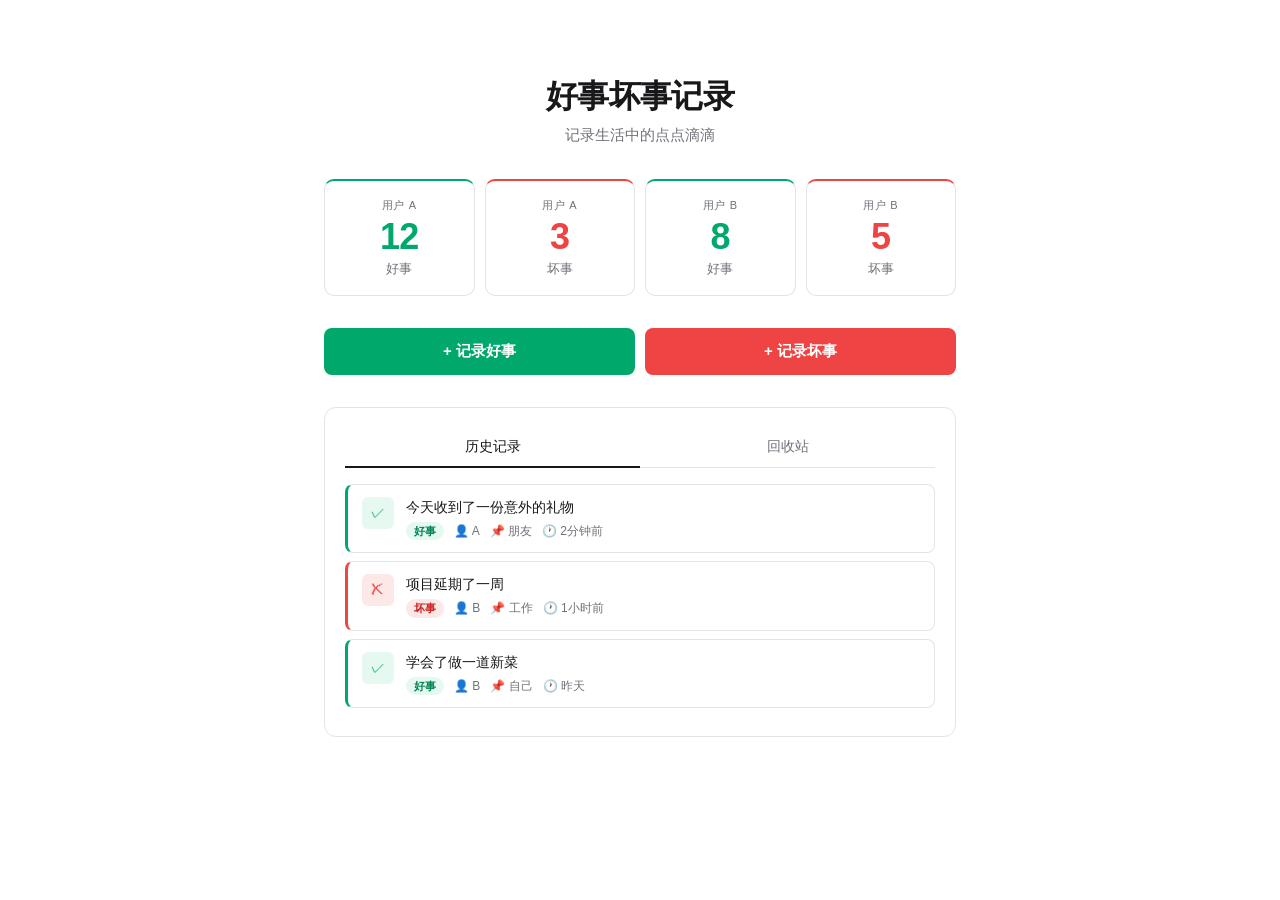
<file: preview/style-1-geist.html>
<!DOCTYPE html>
<html lang="zh-CN">
<head>
<meta charset="UTF-8">
<meta name="viewport" content="width=device-width, initial-scale=1.0">
<title>风格1: Geist 极简</title>
<style>
:root {
  --good: #00a86b;
  --bad: #ee4444;
  --fg: #18181b;
  --fg2: #71717a;
  --bg: #fff;
  --bg2: #fafafa;
  --border: #e4e4e7;
}
* { margin:0; padding:0; box-sizing:border-box; }
body { font-family:-apple-system,BlinkMacSystemFont,'Segoe UI',sans-serif; background:var(--bg); color:var(--fg); line-height:1.5; }
.wrap { max-width:680px; margin:0 auto; padding:24px; }

/* 头部 */
.head { text-align:center; padding:48px 0 32px; }
.head h1 { font-size:32px; font-weight:700; letter-spacing:-0.02em; }
.head p { color:var(--fg2); font-size:15px; margin-top:4px; }

/* 统计 */
.stats { display:grid; grid-template-columns:repeat(4,1fr); gap:10px; margin-bottom:32px; }
.s-card { border:1px solid var(--border); border-radius:10px; padding:16px; text-align:center; transition:border-color .15s; }
.s-card:hover { border-color:#bbb; }
.s-card.g { border-top:2px solid var(--good); }
.s-card.b { border-top:2px solid var(--bad); }
.s-user { font-size:11px; color:var(--fg2); text-transform:uppercase; letter-spacing:.06em; margin-bottom:6px; }
.s-num { font-size:36px; font-weight:700; letter-spacing:-0.02em; line-height:1; margin-bottom:4px; }
.s-card.g .s-num { color:var(--good); }
.s-card.b .s-num { color:var(--bad); }
.s-lbl { font-size:13px; color:var(--fg2); }

/* 按钮 */
.btns { display:grid; grid-template-columns:1fr 1fr; gap:10px; margin-bottom:32px; }
.btn { padding:14px; border:none; border-radius:8px; font-size:15px; font-weight:600; color:#fff; cursor:pointer; transition:all .15s; }
.btn:hover { transform:translateY(-1px); }
.btn-g { background:var(--good); }
.btn-b { background:var(--bad); }

/* 列表区 */
.list-area { border:1px solid var(--border); border-radius:12px; padding:20px; }
.tabs { display:flex; border-bottom:1px solid var(--border); margin-bottom:16px; }
.tab { flex:1; padding:10px; border:none; background:none; font-size:14px; color:var(--fg2); cursor:pointer; border-bottom:2px solid transparent; margin-bottom:-1px; }
.tab.on { color:var(--fg); border-bottom-color:var(--fg); }

/* 事件 */
.evt { display:flex; align-items:flex-start; gap:12px; padding:12px 14px; border:1px solid var(--border); border-radius:8px; border-left:3px solid; margin-bottom:8px; transition:background .15s; }
.evt:hover { background:var(--bg2); }
.evt.g { border-left-color:var(--good); }
.evt.b { border-left-color:var(--bad); }
.evt-icon { width:32px; height:32px; border-radius:6px; display:flex; align-items:center; justify-content:center; font-size:14px; flex-shrink:0; }
.evt.g .evt-icon { background:#e6f9f0; color:var(--good); }
.evt.b .evt-icon { background:#fde8e8; color:var(--bad); }
.evt-body { flex:1; }
.evt-text { font-size:14px; font-weight:500; margin-bottom:4px; }
.evt-meta { font-size:12px; color:var(--fg2); display:flex; gap:10px; flex-wrap:wrap; }
.tag { padding:1px 8px; border-radius:99px; font-size:11px; font-weight:600; }
.tag.g { background:#e6f9f0; color:#008555; }
.tag.b { background:#fde8e8; color:#cc2222; }
</style>
</head>
<body>
<div class="wrap">
  <div class="head">
    <h1>好事坏事记录</h1>
    <p>记录生活中的点点滴滴</p>
  </div>

  <div class="stats">
    <div class="s-card g"><div class="s-user">用户 A</div><div class="s-num">12</div><div class="s-lbl">好事</div></div>
    <div class="s-card b"><div class="s-user">用户 A</div><div class="s-num">3</div><div class="s-lbl">坏事</div></div>
    <div class="s-card g"><div class="s-user">用户 B</div><div class="s-num">8</div><div class="s-lbl">好事</div></div>
    <div class="s-card b"><div class="s-user">用户 B</div><div class="s-num">5</div><div class="s-lbl">坏事</div></div>
  </div>

  <div class="btns">
    <button class="btn btn-g">+ 记录好事</button>
    <button class="btn btn-b">+ 记录坏事</button>
  </div>

  <div class="list-area">
    <div class="tabs">
      <button class="tab on">历史记录</button>
      <button class="tab">回收站</button>
    </div>
    <div class="evt g">
      <div class="evt-icon">✓</div>
      <div class="evt-body">
        <div class="evt-text">今天收到了一份意外的礼物</div>
        <div class="evt-meta">
          <span class="tag g">好事</span>
          <span>👤 A</span>
          <span>📌 朋友</span>
          <span>🕐 2分钟前</span>
        </div>
      </div>
    </div>
    <div class="evt b">
      <div class="evt-icon">✗</div>
      <div class="evt-body">
        <div class="evt-text">项目延期了一周</div>
        <div class="evt-meta">
          <span class="tag b">坏事</span>
          <span>👤 B</span>
          <span>📌 工作</span>
          <span>🕐 1小时前</span>
        </div>
      </div>
    </div>
    <div class="evt g">
      <div class="evt-icon">✓</div>
      <div class="evt-body">
        <div class="evt-text">学会了做一道新菜</div>
        <div class="evt-meta">
          <span class="tag g">好事</span>
          <span>👤 B</span>
          <span>📌 自己</span>
          <span>🕐 昨天</span>
        </div>
      </div>
    </div>
  </div>
</div>
</body>
</html>
</file>
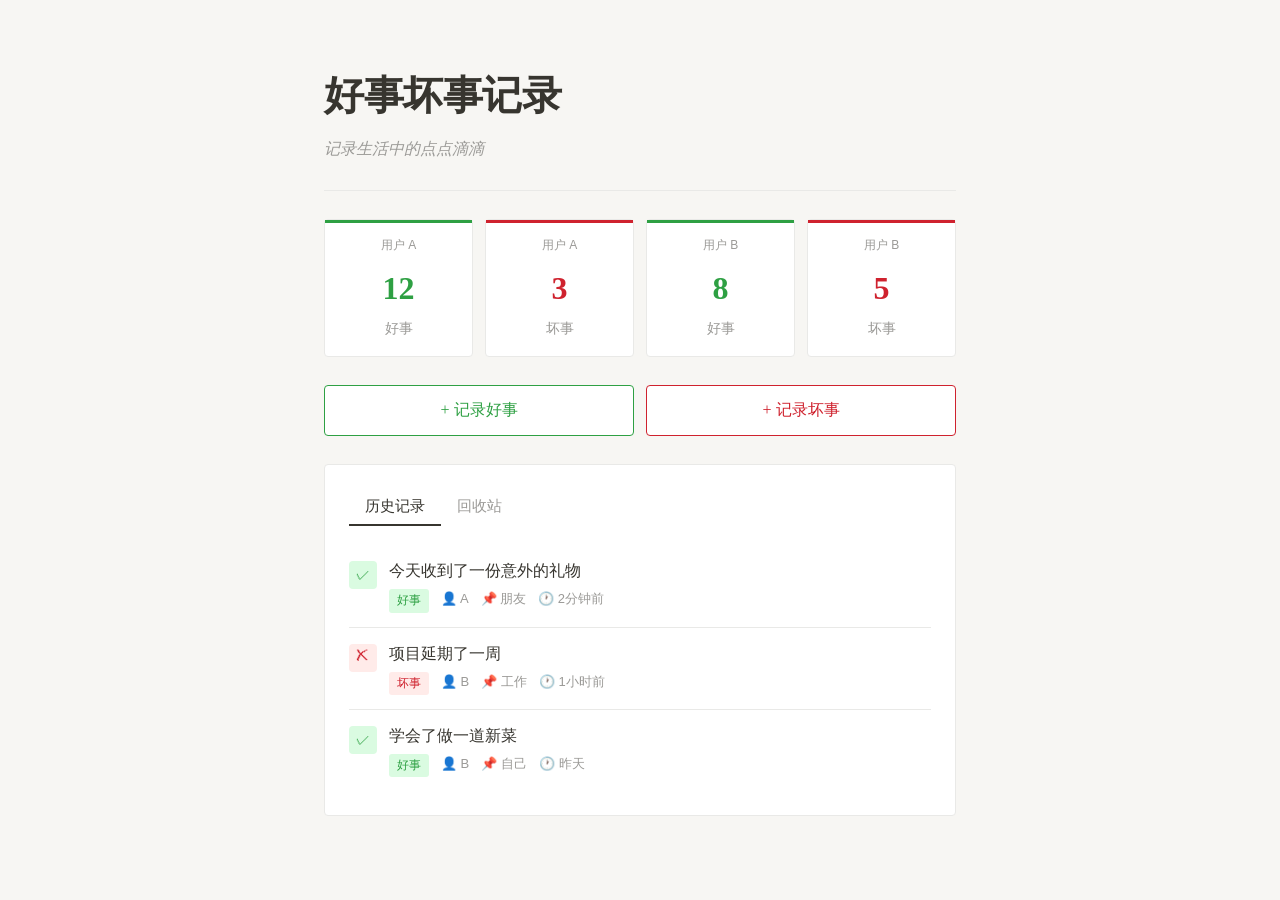
<file: preview/style-2-notion.html>
<!DOCTYPE html>
<html lang="zh-CN">
<head>
<meta charset="UTF-8">
<meta name="viewport" content="width=device-width, initial-scale=1.0">
<title>风格2: Notion 温暖</title>
<style>
:root {
  --good: #2ea043;
  --bad: #cf222e;
  --fg: #37352f;
  --fg2: #9b9a97;
  --bg: #ffffff;
  --bg2: #f7f6f3;
  --border: #e9e9e7;
}
* { margin:0; padding:0; box-sizing:border-box; }
body { font-family:'Noto Serif SC',Georgia,'Times New Roman',serif; background:var(--bg2); color:var(--fg); line-height:1.6; }
.wrap { max-width:680px; margin:0 auto; padding:24px; }

/* 头部 */
.head { padding:40px 0 28px; border-bottom:1px solid var(--border); margin-bottom:28px; }
.head h1 { font-size:40px; font-weight:700; letter-spacing:-0.01em; }
.head p { color:var(--fg2); font-size:16px; margin-top:8px; font-style:italic; }

/* 统计 */
.stats { display:grid; grid-template-columns:repeat(4,1fr); gap:12px; margin-bottom:28px; }
.s-card { background:var(--bg); border:1px solid var(--border); border-radius:4px; padding:16px; text-align:center; position:relative; }
.s-card::before { content:''; position:absolute; top:0; left:0; right:0; height:3px; }
.s-card.g::before { background:var(--good); }
.s-card.b::before { background:var(--bad); }
.s-user { font-size:12px; color:var(--fg2); margin-bottom:8px; font-family:sans-serif; }
.s-num { font-size:32px; font-weight:700; margin-bottom:4px; }
.s-card.g .s-num { color:var(--good); }
.s-card.b .s-num { color:var(--bad); }
.s-lbl { font-size:14px; color:var(--fg2); }

/* 按钮 */
.btns { display:grid; grid-template-columns:1fr 1fr; gap:12px; margin-bottom:28px; }
.btn { padding:14px 20px; border:1px solid var(--border); border-radius:4px; font-size:16px; font-weight:500; cursor:pointer; transition:all .15s; font-family:inherit; }
.btn:hover { transform:translateY(-1px); }
.btn-g { background:var(--bg); color:var(--good); border-color:var(--good); }
.btn-g:hover { background:#e6f9f0; }
.btn-b { background:var(--bg); color:var(--bad); border-color:var(--bad); }
.btn-b:hover { background:#fde8e8; }

/* 列表区 */
.list-area { background:var(--bg); border:1px solid var(--border); border-radius:4px; padding:24px; }
.tabs { display:flex; gap:0; margin-bottom:20px; }
.tab { padding:8px 16px; border:none; background:none; font-size:15px; color:var(--fg2); cursor:pointer; border-bottom:2px solid transparent; margin-bottom:-1px; font-family:inherit; }
.tab.on { color:var(--fg); border-bottom-color:var(--fg); }

/* 事件 */
.evt { display:flex; align-items:flex-start; gap:12px; padding:14px 0; border-bottom:1px solid var(--border); }
.evt:last-child { border-bottom:none; }
.evt-icon { width:28px; height:28px; border-radius:4px; display:flex; align-items:center; justify-content:center; font-size:14px; flex-shrink:0; margin-top:2px; }
.evt.g .evt-icon { background:#dafbe1; color:var(--good); }
.evt.b .evt-icon { background:#ffebe9; color:var(--bad); }
.evt-body { flex:1; }
.evt-text { font-size:16px; margin-bottom:6px; line-height:1.5; }
.evt-meta { font-size:13px; color:var(--fg2); display:flex; gap:12px; flex-wrap:wrap; font-family:sans-serif; }
.tag { padding:2px 8px; border-radius:3px; font-size:12px; font-weight:500; }
.tag.g { background:#dafbe1; color:var(--good); }
.tag.b { background:#ffebe9; color:var(--bad); }
</style>
</head>
<body>
<div class="wrap">
  <div class="head">
    <h1>好事坏事记录</h1>
    <p>记录生活中的点点滴滴</p>
  </div>

  <div class="stats">
    <div class="s-card g"><div class="s-user">用户 A</div><div class="s-num">12</div><div class="s-lbl">好事</div></div>
    <div class="s-card b"><div class="s-user">用户 A</div><div class="s-num">3</div><div class="s-lbl">坏事</div></div>
    <div class="s-card g"><div class="s-user">用户 B</div><div class="s-num">8</div><div class="s-lbl">好事</div></div>
    <div class="s-card b"><div class="s-user">用户 B</div><div class="s-num">5</div><div class="s-lbl">坏事</div></div>
  </div>

  <div class="btns">
    <button class="btn btn-g">+ 记录好事</button>
    <button class="btn btn-b">+ 记录坏事</button>
  </div>

  <div class="list-area">
    <div class="tabs">
      <button class="tab on">历史记录</button>
      <button class="tab">回收站</button>
    </div>
    <div class="evt g">
      <div class="evt-icon">✓</div>
      <div class="evt-body">
        <div class="evt-text">今天收到了一份意外的礼物</div>
        <div class="evt-meta">
          <span class="tag g">好事</span>
          <span>👤 A</span>
          <span>📌 朋友</span>
          <span>🕐 2分钟前</span>
        </div>
      </div>
    </div>
    <div class="evt b">
      <div class="evt-icon">✗</div>
      <div class="evt-body">
        <div class="evt-text">项目延期了一周</div>
        <div class="evt-meta">
          <span class="tag b">坏事</span>
          <span>👤 B</span>
          <span>📌 工作</span>
          <span>🕐 1小时前</span>
        </div>
      </div>
    </div>
    <div class="evt g">
      <div class="evt-icon">✓</div>
      <div class="evt-body">
        <div class="evt-text">学会了做一道新菜</div>
        <div class="evt-meta">
          <span class="tag g">好事</span>
          <span>👤 B</span>
          <span>📌 自己</span>
          <span>🕐 昨天</span>
        </div>
      </div>
    </div>
  </div>
</div>
</body>
</html>
</file>
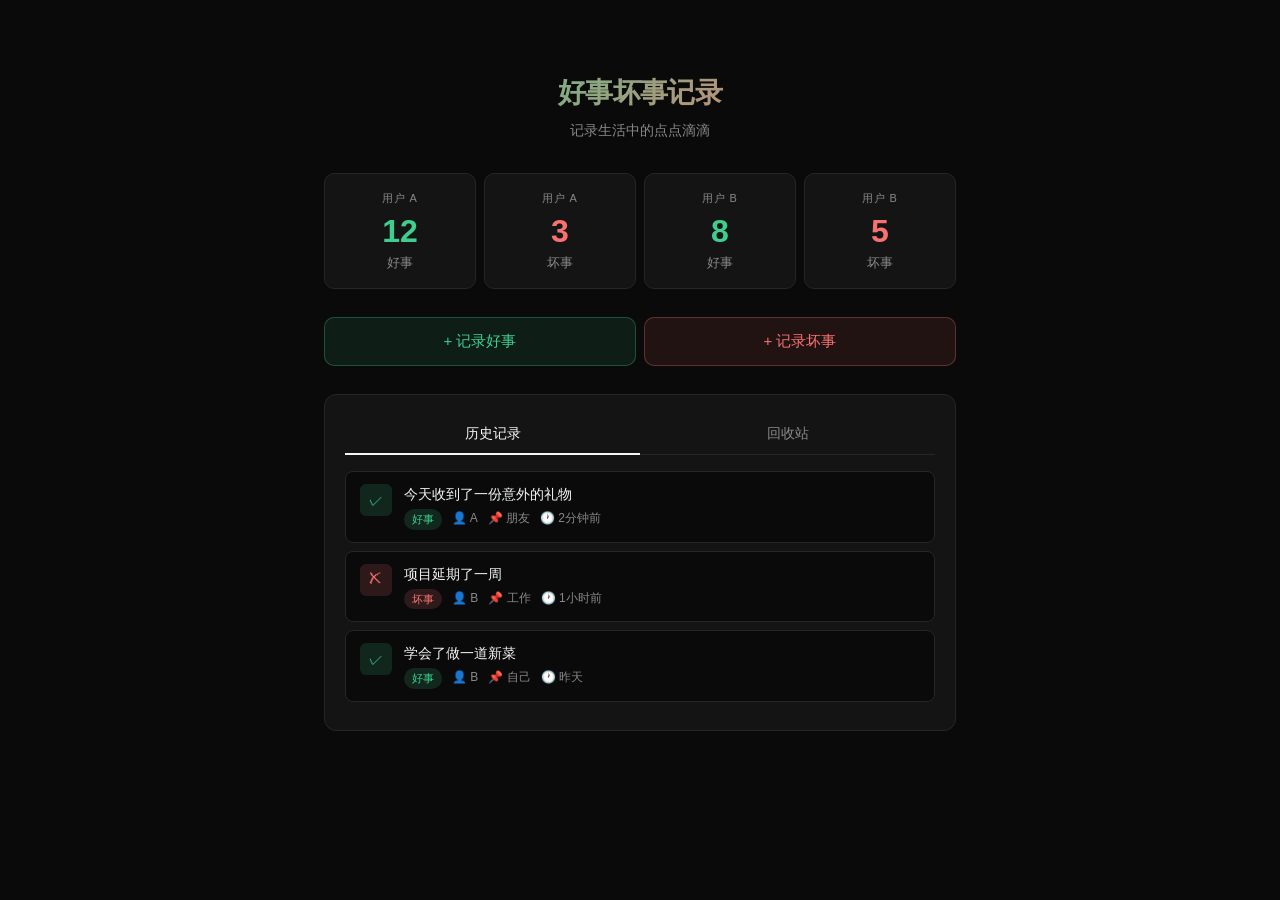
<file: preview/style-3-linear.html>
<!DOCTYPE html>
<html lang="zh-CN">
<head>
<meta charset="UTF-8">
<meta name="viewport" content="width=device-width, initial-scale=1.0">
<title>风格3: Linear 暗黑</title>
<style>
:root {
  --good: #3ecf8e;
  --bad: #f87171;
  --fg: #f5f5f5;
  --fg2: #888;
  --bg: #0a0a0a;
  --bg2: #141414;
  --bg3: #1c1c1c;
  --border: #262626;
}
* { margin:0; padding:0; box-sizing:border-box; }
body { font-family:-apple-system,BlinkMacSystemFont,'Segoe UI',sans-serif; background:var(--bg); color:var(--fg); line-height:1.5; }
.wrap { max-width:680px; margin:0 auto; padding:24px; }

/* 头部 */
.head { text-align:center; padding:48px 0 32px; }
.head h1 { font-size:28px; font-weight:600; letter-spacing:-0.02em; background:linear-gradient(135deg,var(--good),var(--bad)); -webkit-background-clip:text; -webkit-text-fill-color:transparent; }
.head p { color:var(--fg2); font-size:14px; margin-top:6px; }

/* 统计 */
.stats { display:grid; grid-template-columns:repeat(4,1fr); gap:8px; margin-bottom:28px; }
.s-card { background:var(--bg2); border:1px solid var(--border); border-radius:10px; padding:16px; text-align:center; transition:all .15s; }
.s-card:hover { background:var(--bg3); border-color:#333; }
.s-user { font-size:11px; color:var(--fg2); text-transform:uppercase; letter-spacing:.06em; margin-bottom:8px; }
.s-num { font-size:32px; font-weight:700; line-height:1; margin-bottom:6px; }
.s-card.g .s-num { color:var(--good); }
.s-card.b .s-num { color:var(--bad); }
.s-lbl { font-size:13px; color:var(--fg2); }

/* 按钮 */
.btns { display:grid; grid-template-columns:1fr 1fr; gap:8px; margin-bottom:28px; }
.btn { padding:14px; border:1px solid var(--border); border-radius:10px; font-size:15px; font-weight:500; cursor:pointer; transition:all .15s; }
.btn:hover { transform:translateY(-1px); }
.btn-g { background:rgba(62,207,142,0.1); color:var(--good); border-color:rgba(62,207,142,0.3); }
.btn-g:hover { background:rgba(62,207,142,0.2); }
.btn-b { background:rgba(248,113,113,0.1); color:var(--bad); border-color:rgba(248,113,113,0.3); }
.btn-b:hover { background:rgba(248,113,113,0.2); }

/* 列表区 */
.list-area { background:var(--bg2); border:1px solid var(--border); border-radius:12px; padding:20px; }
.tabs { display:flex; border-bottom:1px solid var(--border); margin-bottom:16px; }
.tab { flex:1; padding:10px; border:none; background:none; font-size:14px; color:var(--fg2); cursor:pointer; border-bottom:2px solid transparent; margin-bottom:-1px; }
.tab.on { color:var(--fg); border-bottom-color:var(--fg); }

/* 事件 */
.evt { display:flex; align-items:flex-start; gap:12px; padding:12px 14px; background:var(--bg); border:1px solid var(--border); border-radius:8px; margin-bottom:8px; transition:all .15s; }
.evt:hover { background:var(--bg3); border-color:#333; }
.evt-icon { width:32px; height:32px; border-radius:6px; display:flex; align-items:center; justify-content:center; font-size:14px; flex-shrink:0; }
.evt.g .evt-icon { background:rgba(62,207,142,0.15); color:var(--good); }
.evt.b .evt-icon { background:rgba(248,113,113,0.15); color:var(--bad); }
.evt-body { flex:1; }
.evt-text { font-size:14px; font-weight:500; margin-bottom:4px; }
.evt-meta { font-size:12px; color:var(--fg2); display:flex; gap:10px; flex-wrap:wrap; }
.tag { padding:2px 8px; border-radius:99px; font-size:11px; font-weight:500; }
.tag.g { background:rgba(62,207,142,0.15); color:var(--good); }
.tag.b { background:rgba(248,113,113,0.15); color:var(--bad); }
</style>
</head>
<body>
<div class="wrap">
  <div class="head">
    <h1>好事坏事记录</h1>
    <p>记录生活中的点点滴滴</p>
  </div>

  <div class="stats">
    <div class="s-card g"><div class="s-user">用户 A</div><div class="s-num">12</div><div class="s-lbl">好事</div></div>
    <div class="s-card b"><div class="s-user">用户 A</div><div class="s-num">3</div><div class="s-lbl">坏事</div></div>
    <div class="s-card g"><div class="s-user">用户 B</div><div class="s-num">8</div><div class="s-lbl">好事</div></div>
    <div class="s-card b"><div class="s-user">用户 B</div><div class="s-num">5</div><div class="s-lbl">坏事</div></div>
  </div>

  <div class="btns">
    <button class="btn btn-g">+ 记录好事</button>
    <button class="btn btn-b">+ 记录坏事</button>
  </div>

  <div class="list-area">
    <div class="tabs">
      <button class="tab on">历史记录</button>
      <button class="tab">回收站</button>
    </div>
    <div class="evt g">
      <div class="evt-icon">✓</div>
      <div class="evt-body">
        <div class="evt-text">今天收到了一份意外的礼物</div>
        <div class="evt-meta">
          <span class="tag g">好事</span>
          <span>👤 A</span>
          <span>📌 朋友</span>
          <span>🕐 2分钟前</span>
        </div>
      </div>
    </div>
    <div class="evt b">
      <div class="evt-icon">✗</div>
      <div class="evt-body">
        <div class="evt-text">项目延期了一周</div>
        <div class="evt-meta">
          <span class="tag b">坏事</span>
          <span>👤 B</span>
          <span>📌 工作</span>
          <span>🕐 1小时前</span>
        </div>
      </div>
    </div>
    <div class="evt g">
      <div class="evt-icon">✓</div>
      <div class="evt-body">
        <div class="evt-text">学会了做一道新菜</div>
        <div class="evt-meta">
          <span class="tag g">好事</span>
          <span>👤 B</span>
          <span>📌 自己</span>
          <span>🕐 昨天</span>
        </div>
      </div>
    </div>
  </div>
</div>
</body>
</html>
</file>
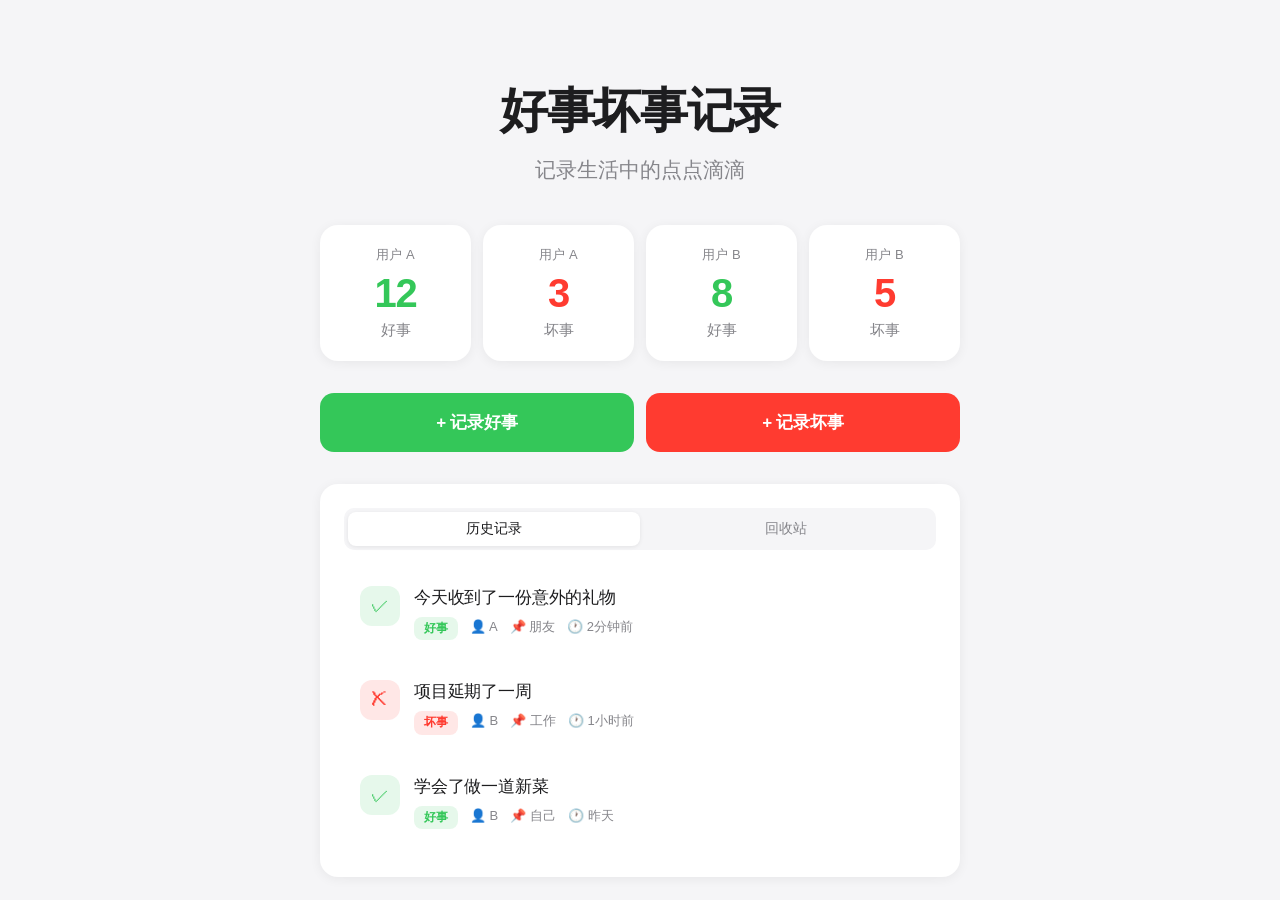
<file: preview/style-4-apple.html>
<!DOCTYPE html>
<html lang="zh-CN">
<head>
<meta charset="UTF-8">
<meta name="viewport" content="width=device-width, initial-scale=1.0">
<title>风格4: Apple 轻盈</title>
<style>
:root {
  --good: #34c759;
  --bad: #ff3b30;
  --fg: #1d1d1f;
  --fg2: #86868b;
  --bg: #ffffff;
  --bg2: #f5f5f7;
  --border: #d2d2d7;
}
* { margin:0; padding:0; box-sizing:border-box; }
body { font-family:'SF Pro Display',-apple-system,BlinkMacSystemFont,'Segoe UI',sans-serif; background:var(--bg2); color:var(--fg); line-height:1.47; }
.wrap { max-width:680px; margin:0 auto; padding:20px; }

/* 头部 */
.head { text-align:center; padding:56px 0 40px; }
.head h1 { font-size:48px; font-weight:700; letter-spacing:-0.03em; }
.head p { color:var(--fg2); font-size:21px; margin-top:8px; font-weight:300; }

/* 统计 */
.stats { display:grid; grid-template-columns:repeat(4,1fr); gap:12px; margin-bottom:32px; }
.s-card { background:var(--bg); border-radius:18px; padding:20px; text-align:center; box-shadow:0 2px 12px rgba(0,0,0,0.06); transition:transform .2s,box-shadow .2s; }
.s-card:hover { transform:translateY(-2px); box-shadow:0 8px 24px rgba(0,0,0,0.08); }
.s-user { font-size:13px; color:var(--fg2); margin-bottom:8px; font-weight:500; }
.s-num { font-size:40px; font-weight:700; letter-spacing:-0.03em; line-height:1; margin-bottom:6px; }
.s-card.g .s-num { color:var(--good); }
.s-card.b .s-num { color:var(--bad); }
.s-lbl { font-size:15px; color:var(--fg2); }

/* 按钮 */
.btns { display:grid; grid-template-columns:1fr 1fr; gap:12px; margin-bottom:32px; }
.btn { padding:18px; border:none; border-radius:14px; font-size:17px; font-weight:600; color:#fff; cursor:pointer; transition:all .2s; letter-spacing:-0.01em; }
.btn:hover { transform:translateY(-1px); }
.btn-g { background:var(--good); }
.btn-g:hover { background:#2db84d; }
.btn-b { background:var(--bad); }
.btn-b:hover { background:#e0342a; }

/* 列表区 */
.list-area { background:var(--bg); border-radius:18px; padding:24px; box-shadow:0 2px 12px rgba(0,0,0,0.06); }
.tabs { display:flex; background:var(--bg2); border-radius:10px; padding:4px; margin-bottom:20px; }
.tab { flex:1; padding:8px 12px; border:none; background:none; font-size:14px; font-weight:500; color:var(--fg2); cursor:pointer; border-radius:8px; transition:all .15s; }
.tab.on { background:var(--bg); color:var(--fg); box-shadow:0 1px 4px rgba(0,0,0,0.08); }

/* 事件 */
.evt { display:flex; align-items:flex-start; gap:14px; padding:16px; border-radius:14px; margin-bottom:8px; transition:background .15s; }
.evt:hover { background:var(--bg2); }
.evt-icon { width:40px; height:40px; border-radius:12px; display:flex; align-items:center; justify-content:center; font-size:18px; flex-shrink:0; }
.evt.g .evt-icon { background:rgba(52,199,89,0.12); color:var(--good); }
.evt.b .evt-icon { background:rgba(255,59,48,0.12); color:var(--bad); }
.evt-body { flex:1; }
.evt-text { font-size:17px; font-weight:500; margin-bottom:6px; letter-spacing:-0.01em; }
.evt-meta { font-size:13px; color:var(--fg2); display:flex; gap:12px; flex-wrap:wrap; }
.tag { padding:3px 10px; border-radius:8px; font-size:12px; font-weight:600; }
.tag.g { background:rgba(52,199,89,0.12); color:var(--good); }
.tag.b { background:rgba(255,59,48,0.12); color:var(--bad); }
</style>
</head>
<body>
<div class="wrap">
  <div class="head">
    <h1>好事坏事记录</h1>
    <p>记录生活中的点点滴滴</p>
  </div>

  <div class="stats">
    <div class="s-card g"><div class="s-user">用户 A</div><div class="s-num">12</div><div class="s-lbl">好事</div></div>
    <div class="s-card b"><div class="s-user">用户 A</div><div class="s-num">3</div><div class="s-lbl">坏事</div></div>
    <div class="s-card g"><div class="s-user">用户 B</div><div class="s-num">8</div><div class="s-lbl">好事</div></div>
    <div class="s-card b"><div class="s-user">用户 B</div><div class="s-num">5</div><div class="s-lbl">坏事</div></div>
  </div>

  <div class="btns">
    <button class="btn btn-g">+ 记录好事</button>
    <button class="btn btn-b">+ 记录坏事</button>
  </div>

  <div class="list-area">
    <div class="tabs">
      <button class="tab on">历史记录</button>
      <button class="tab">回收站</button>
    </div>
    <div class="evt g">
      <div class="evt-icon">✓</div>
      <div class="evt-body">
        <div class="evt-text">今天收到了一份意外的礼物</div>
        <div class="evt-meta">
          <span class="tag g">好事</span>
          <span>👤 A</span>
          <span>📌 朋友</span>
          <span>🕐 2分钟前</span>
        </div>
      </div>
    </div>
    <div class="evt b">
      <div class="evt-icon">✗</div>
      <div class="evt-body">
        <div class="evt-text">项目延期了一周</div>
        <div class="evt-meta">
          <span class="tag b">坏事</span>
          <span>👤 B</span>
          <span>📌 工作</span>
          <span>🕐 1小时前</span>
        </div>
      </div>
    </div>
    <div class="evt g">
      <div class="evt-icon">✓</div>
      <div class="evt-body">
        <div class="evt-text">学会了做一道新菜</div>
        <div class="evt-meta">
          <span class="tag g">好事</span>
          <span>👤 B</span>
          <span>📌 自己</span>
          <span>🕐 昨天</span>
        </div>
      </div>
    </div>
  </div>
</div>
</body>
</html>
</file>
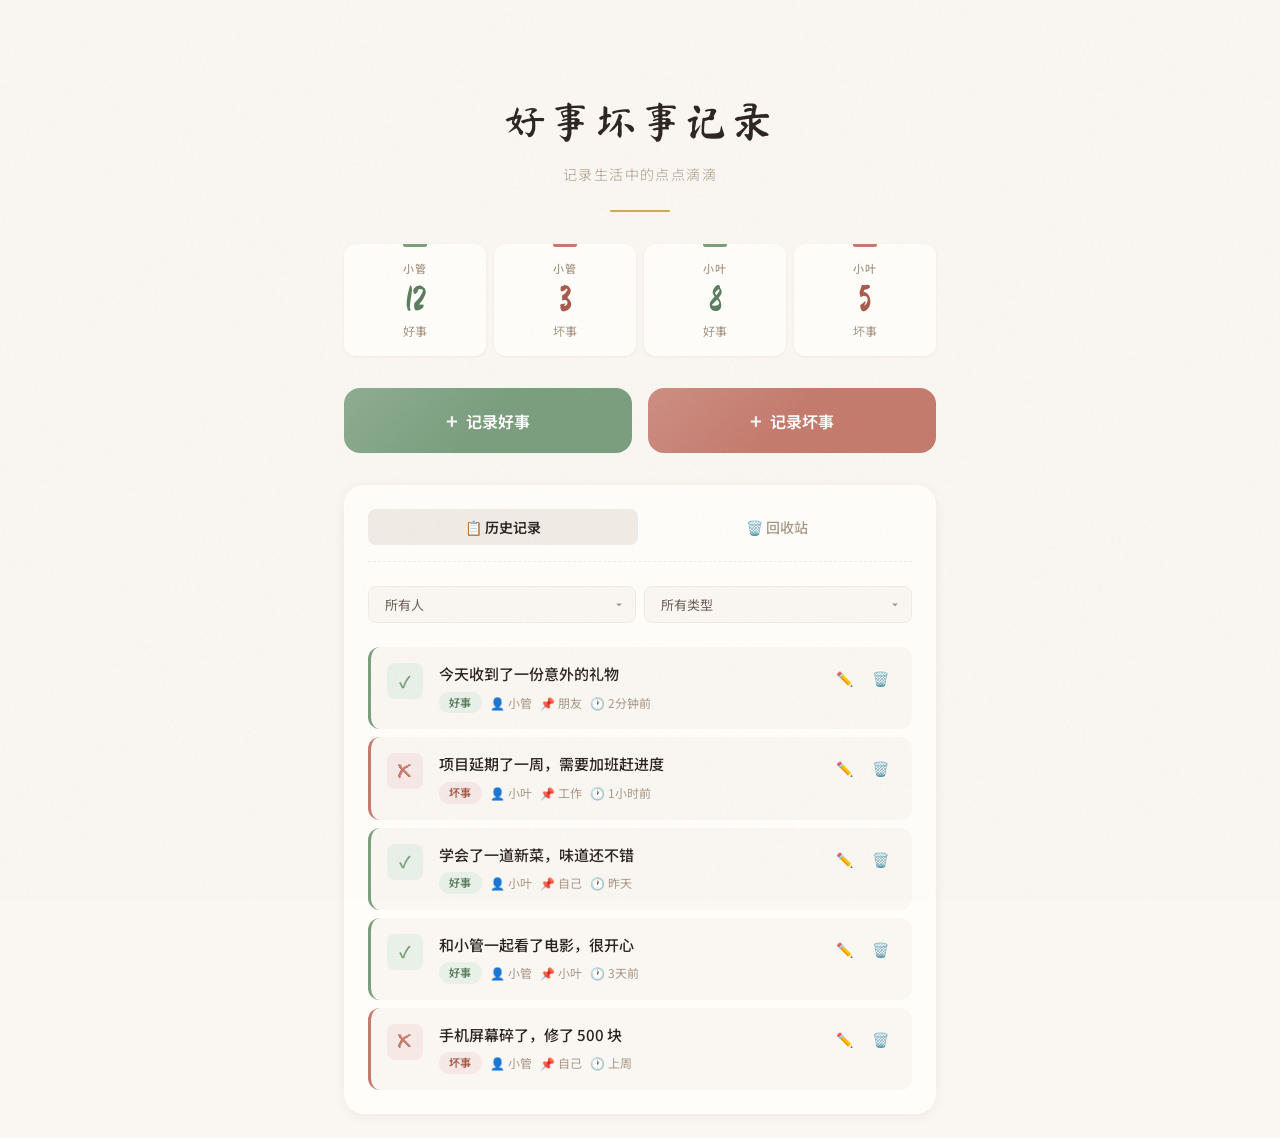
<file: preview/ui-demo.html>
<!DOCTYPE html>
<html lang="zh-CN">
<head>
<meta charset="UTF-8">
<meta name="viewport" content="width=device-width, initial-scale=1.0">
<title>好事坏事记录 · UI 演示</title>
<link rel="preconnect" href="https://fonts.googleapis.com">
<link href="https://fonts.googleapis.com/css2?family=Ma+Shan+Zheng&family=Noto+Sans+SC:wght@300;400;500;600;700&display=swap" rel="stylesheet">
<style>
/* ============================================
   设计令牌
   ============================================ */
:root {
  /* 暖色调 */
  --cream: #faf6f1;
  --cream-dark: #f0ebe4;
  --paper: #fffdf9;
  --ink: #2c2420;
  --ink-light: #6b5e54;
  --ink-muted: #a89888;

  /* 主题色 */
  --good: #7a9e7e;
  --good-light: #e8f0e8;
  --good-dark: #5a7d5e;
  --bad: #c47a6c;
  --bad-light: #f5e8e5;
  --bad-dark: #a85a4c;

  /* 装饰 */
  --gold: #d4a853;
  --gold-light: #f8f0dc;
  --shadow-warm: rgba(44, 36, 32, 0.06);
  --shadow-deep: rgba(44, 36, 32, 0.12);

  /* 字体 */
  --font-display: 'Ma Shan Zheng', cursive;
  --font-body: 'Noto Sans SC', -apple-system, sans-serif;

  /* 间距 */
  --space-xs: 4px;
  --space-sm: 8px;
  --space-md: 16px;
  --space-lg: 24px;
  --space-xl: 32px;
  --space-2xl: 48px;
  --space-3xl: 64px;

  /* 圆角 */
  --radius-sm: 8px;
  --radius-md: 12px;
  --radius-lg: 16px;
  --radius-xl: 20px;
}

/* ============================================
   重置 & 基础
   ============================================ */
*, *::before, *::after {
  margin: 0; padding: 0; box-sizing: border-box;
}

html { font-size: 16px; }

body {
  font-family: var(--font-body);
  background: var(--cream);
  color: var(--ink);
  line-height: 1.6;
  min-height: 100vh;
  overflow-x: hidden;
}

/* 纸张噪点纹理 */
body::before {
  content: '';
  position: fixed;
  inset: 0;
  background-image: url("data:image/svg+xml,%3Csvg viewBox='0 0 256 256' xmlns='http://www.w3.org/2000/svg'%3E%3Cfilter id='n'%3E%3CfeTurbulence type='fractalNoise' baseFrequency='0.9' numOctaves='4' stitchTiles='stitch'/%3E%3C/filter%3E%3Crect width='100%25' height='100%25' filter='url(%23n)' opacity='0.03'/%3E%3C/svg%3E");
  pointer-events: none;
  z-index: 9999;
}

/* ============================================
   容器
   ============================================ */
.container {
  max-width: 640px;
  margin: 0 auto;
  padding: var(--space-lg);
}

/* ============================================
   头部 — 手账标题
   ============================================ */
.header {
  text-align: center;
  padding: var(--space-3xl) 0 var(--space-xl);
  position: relative;
}

.header::after {
  content: '';
  display: block;
  width: 60px;
  height: 2px;
  background: var(--gold);
  margin: var(--space-lg) auto 0;
  border-radius: 1px;
}

.header h1 {
  font-family: var(--font-display);
  font-size: 42px;
  font-weight: 400;
  color: var(--ink);
  letter-spacing: 0.08em;
  margin-bottom: var(--space-sm);
  animation: fadeDown 0.8s ease both;
}

.subtitle {
  font-size: 14px;
  color: var(--ink-muted);
  font-weight: 300;
  letter-spacing: 0.1em;
  animation: fadeDown 0.8s ease 0.1s both;
}

@keyframes fadeDown {
  from { opacity: 0; transform: translateY(-12px); }
  to { opacity: 1; transform: translateY(0); }
}

/* ============================================
   统计面板 — 手账便签风格
   ============================================ */
.stats-panel {
  display: grid;
  grid-template-columns: repeat(4, 1fr);
  gap: var(--space-sm);
  margin-bottom: var(--space-xl);
}

.stat-card {
  background: var(--paper);
  border-radius: var(--radius-md);
  padding: var(--space-md) var(--space-sm);
  text-align: center;
  position: relative;
  box-shadow: 0 1px 3px var(--shadow-warm);
  transition: all 0.3s cubic-bezier(0.4, 0, 0.2, 1);
  animation: fadeUp 0.6s ease both;
}

.stat-card:nth-child(1) { animation-delay: 0.15s; }
.stat-card:nth-child(2) { animation-delay: 0.2s; }
.stat-card:nth-child(3) { animation-delay: 0.25s; }
.stat-card:nth-child(4) { animation-delay: 0.3s; }

.stat-card:hover {
  transform: translateY(-3px) rotate(-0.5deg);
  box-shadow: 0 6px 16px var(--shadow-deep);
}

.stat-card::before {
  content: '';
  position: absolute;
  top: 0; left: 50%;
  transform: translateX(-50%);
  width: 24px;
  height: 3px;
  border-radius: 0 0 2px 2px;
}

.stat-card.good::before { background: var(--good); }
.stat-card.bad::before { background: var(--bad); }

.stat-user {
  font-size: 11px;
  color: var(--ink-muted);
  font-weight: 500;
  letter-spacing: 0.06em;
  margin-bottom: var(--space-xs);
}

.stat-count {
  font-family: var(--font-display);
  font-size: 36px;
  line-height: 1;
  margin-bottom: var(--space-xs);
}

.stat-card.good .stat-count { color: var(--good-dark); }
.stat-card.bad .stat-count { color: var(--bad-dark); }

.stat-label {
  font-size: 12px;
  color: var(--ink-muted);
}

@keyframes fadeUp {
  from { opacity: 0; transform: translateY(16px); }
  to { opacity: 1; transform: translateY(0); }
}

/* ============================================
   操作按钮 — 蜡笔质感
   ============================================ */
.action-buttons {
  display: grid;
  grid-template-columns: 1fr 1fr;
  gap: var(--space-md);
  margin-bottom: var(--space-xl);
}

.btn {
  display: inline-flex;
  align-items: center;
  justify-content: center;
  gap: var(--space-sm);
  padding: 18px var(--space-lg);
  border: none;
  border-radius: var(--radius-lg);
  font-family: var(--font-body);
  font-size: 16px;
  font-weight: 600;
  cursor: pointer;
  transition: all 0.3s cubic-bezier(0.4, 0, 0.2, 1);
  position: relative;
  overflow: hidden;
  animation: fadeUp 0.6s ease 0.35s both;
}

.btn::before {
  content: '';
  position: absolute;
  inset: 0;
  background: linear-gradient(135deg, rgba(255,255,255,0.15) 0%, transparent 50%);
  pointer-events: none;
}

.btn:hover {
  transform: translateY(-2px);
  box-shadow: 0 8px 24px var(--shadow-deep);
}

.btn:active {
  transform: translateY(0) scale(0.98);
}

.btn-good {
  background: var(--good);
  color: white;
}

.btn-good:hover {
  background: var(--good-dark);
}

.btn-bad {
  background: var(--bad);
  color: white;
}

.btn-bad:hover {
  background: var(--bad-dark);
}

.btn-icon {
  font-size: 20px;
  font-weight: 700;
  opacity: 0.9;
}

/* ============================================
   历史记录区域 — 日记本
   ============================================ */
.history-section {
  background: var(--paper);
  border-radius: var(--radius-xl);
  padding: var(--space-lg);
  box-shadow: 0 2px 12px var(--shadow-warm);
  position: relative;
  animation: fadeUp 0.6s ease 0.4s both;
}

/* 装饰线 */
.history-section::before {
  content: '';
  position: absolute;
  top: var(--space-lg);
  left: 50%;
  transform: translateX(-50%);
  width: 40px;
  height: 2px;
  background: var(--gold);
  border-radius: 1px;
  opacity: 0;
}

/* 标签页 — 手写风格 */
.section-tabs {
  display: flex;
  gap: var(--space-xs);
  margin-bottom: var(--space-lg);
  padding-bottom: var(--space-md);
  border-bottom: 1px dashed var(--cream-dark);
}

.tab-btn {
  flex: 1;
  padding: var(--space-sm) var(--space-md);
  border: none;
  background: transparent;
  font-family: var(--font-body);
  font-size: 14px;
  font-weight: 500;
  color: var(--ink-muted);
  cursor: pointer;
  border-radius: var(--radius-sm);
  transition: all 0.2s;
}

.tab-btn:hover {
  color: var(--ink-light);
  background: var(--cream);
}

.tab-btn.active {
  color: var(--ink);
  background: var(--cream-dark);
  font-weight: 600;
}

/* 筛选栏 */
.filter-bar {
  display: flex;
  gap: var(--space-sm);
  margin-bottom: var(--space-lg);
}

.filter-bar select {
  flex: 1;
  padding: var(--space-sm) var(--space-md);
  border: 1px solid var(--cream-dark);
  border-radius: var(--radius-sm);
  font-family: var(--font-body);
  font-size: 13px;
  color: var(--ink-light);
  background: var(--cream);
  cursor: pointer;
  transition: border-color 0.2s;
  appearance: none;
  background-image: url("data:image/svg+xml,%3Csvg xmlns='http://www.w3.org/2000/svg' width='12' height='12' fill='%23a89888' viewBox='0 0 16 16'%3E%3Cpath d='M4.427 6.427l3.396 3.396a.25.25 0 00.354 0l3.396-3.396A.25.25 0 0011.396 6H4.604a.25.25 0 00-.177.427z'/%3E%3C/svg%3E");
  background-repeat: no-repeat;
  background-position: right 10px center;
  padding-right: 28px;
}

.filter-bar select:focus {
  outline: none;
  border-color: var(--gold);
}

/* ============================================
   事件卡片 — 手账贴纸
   ============================================ */
.events-list {
  display: flex;
  flex-direction: column;
  gap: var(--space-sm);
}

.event-item {
  display: flex;
  align-items: flex-start;
  gap: var(--space-md);
  padding: var(--space-md);
  background: var(--cream);
  border-radius: var(--radius-md);
  transition: all 0.3s cubic-bezier(0.4, 0, 0.2, 1);
  position: relative;
  border-left: 3px solid transparent;
}

.event-item:hover {
  background: var(--cream-dark);
  transform: translateX(4px);
}

.event-item.good { border-left-color: var(--good); }
.event-item.bad { border-left-color: var(--bad); }

.event-icon {
  width: 36px;
  height: 36px;
  border-radius: var(--radius-sm);
  display: flex;
  align-items: center;
  justify-content: center;
  font-size: 16px;
  flex-shrink: 0;
  font-weight: 700;
}

.event-item.good .event-icon {
  background: var(--good-light);
  color: var(--good);
}

.event-item.bad .event-icon {
  background: var(--bad-light);
  color: var(--bad);
}

.event-content { flex: 1; min-width: 0; }

.event-text {
  font-size: 15px;
  font-weight: 500;
  color: var(--ink);
  margin-bottom: 6px;
  line-height: 1.5;
}

.event-meta {
  display: flex;
  flex-wrap: wrap;
  gap: var(--space-sm);
  font-size: 12px;
  color: var(--ink-muted);
}

.event-meta span {
  display: inline-flex;
  align-items: center;
  gap: 3px;
}

.event-tag {
  display: inline-flex;
  padding: 2px 10px;
  border-radius: 20px;
  font-size: 11px;
  font-weight: 600;
  letter-spacing: 0.04em;
}

.event-tag.good {
  background: var(--good-light);
  color: var(--good-dark);
}

.event-tag.bad {
  background: var(--bad-light);
  color: var(--bad-dark);
}

/* 操作按钮 */
.event-actions {
  display: flex;
  gap: 4px;
  flex-shrink: 0;
  opacity: 0;
  transition: opacity 0.2s;
}

.event-item:hover .event-actions { opacity: 1; }

.action-btn {
  width: 32px;
  height: 32px;
  border: none;
  border-radius: var(--radius-sm);
  background: transparent;
  cursor: pointer;
  font-size: 14px;
  display: flex;
  align-items: center;
  justify-content: center;
  transition: all 0.2s;
}

.action-btn:hover {
  background: var(--paper);
  transform: scale(1.1);
}

.edit-btn:hover { color: var(--good); }
.delete-btn:hover { color: var(--bad); }
.restore-btn:hover { color: var(--good); }
.permanent-btn:hover { color: var(--bad); }

.event-item.deleted { opacity: 0.5; }
.event-item.deleted:hover { opacity: 0.8; }

/* ============================================
   回收站
   ============================================ */
.trash-header {
  display: flex;
  justify-content: space-between;
  align-items: center;
  margin-bottom: var(--space-lg);
}

.trash-hint {
  font-size: 13px;
  color: var(--ink-muted);
}

.btn-empty-trash {
  padding: var(--space-sm) var(--space-md);
  font-size: 12px;
  font-weight: 500;
  background: transparent;
  color: var(--bad);
  border: 1px solid var(--bad-light);
  border-radius: var(--radius-sm);
  cursor: pointer;
  transition: all 0.2s;
  font-family: var(--font-body);
}

.btn-empty-trash:hover {
  background: var(--bad-light);
}

/* ============================================
   空状态
   ============================================ */
.empty-state {
  text-align: center;
  padding: var(--space-3xl) var(--space-lg);
  color: var(--ink-muted);
}

.empty-state .empty-icon {
  font-size: 48px;
  margin-bottom: var(--space-md);
  opacity: 0.4;
}

.empty-state p {
  font-size: 14px;
  font-weight: 300;
}

/* ============================================
   弹窗 — 手账翻页感
   ============================================ */
.modal-overlay {
  display: none;
  position: fixed;
  inset: 0;
  background: rgba(44, 36, 32, 0.3);
  backdrop-filter: blur(8px);
  -webkit-backdrop-filter: blur(8px);
  z-index: 1000;
  align-items: center;
  justify-content: center;
  padding: var(--space-lg);
}

.modal-overlay.active {
  display: flex;
  animation: fadeIn 0.25s ease;
}

@keyframes fadeIn {
  from { opacity: 0; }
  to { opacity: 1; }
}

.modal {
  background: var(--paper);
  border-radius: var(--radius-xl);
  width: 100%;
  max-width: 440px;
  max-height: 85vh;
  overflow-y: auto;
  box-shadow: 0 20px 60px rgba(44, 36, 32, 0.2);
  animation: modalUp 0.35s cubic-bezier(0.4, 0, 0.2, 1);
}

@keyframes modalUp {
  from { opacity: 0; transform: translateY(20px) scale(0.96); }
  to { opacity: 1; transform: translateY(0) scale(1); }
}

.modal-header {
  display: flex;
  align-items: center;
  justify-content: space-between;
  padding: var(--space-lg);
  border-bottom: 1px dashed var(--cream-dark);
}

.modal-header h3 {
  font-family: var(--font-display);
  font-size: 22px;
  font-weight: 400;
  color: var(--ink);
}

.modal-close {
  width: 36px;
  height: 36px;
  display: flex;
  align-items: center;
  justify-content: center;
  background: var(--cream);
  border: none;
  border-radius: 50%;
  font-size: 18px;
  color: var(--ink-muted);
  cursor: pointer;
  transition: all 0.2s;
}

.modal-close:hover {
  background: var(--cream-dark);
  color: var(--ink);
  transform: rotate(90deg);
}

.modal-body { padding: var(--space-lg); }

.form-group { margin-bottom: var(--space-lg); }
.form-group:last-child { margin-bottom: 0; }

.form-group label {
  display: block;
  font-size: 13px;
  font-weight: 600;
  color: var(--ink-light);
  margin-bottom: var(--space-sm);
  letter-spacing: 0.04em;
}

.form-group textarea,
.form-group input {
  width: 100%;
  padding: var(--space-md);
  border: 1px solid var(--cream-dark);
  border-radius: var(--radius-md);
  font-family: var(--font-body);
  font-size: 15px;
  color: var(--ink);
  background: var(--cream);
  transition: all 0.2s;
}

.form-group textarea:focus,
.form-group input:focus {
  outline: none;
  border-color: var(--gold);
  box-shadow: 0 0 0 3px var(--gold-light);
}

.form-group textarea::placeholder,
.form-group input::placeholder {
  color: var(--ink-muted);
}

.form-group textarea {
  resize: vertical;
  min-height: 80px;
  line-height: 1.6;
}

.user-select {
  display: flex;
  gap: var(--space-sm);
}

.user-btn {
  flex: 1;
  padding: var(--space-md);
  border: 1px solid var(--cream-dark);
  border-radius: var(--radius-md);
  background: var(--paper);
  font-family: var(--font-body);
  font-size: 15px;
  font-weight: 500;
  color: var(--ink-muted);
  cursor: pointer;
  transition: all 0.2s;
}

.user-btn:hover {
  border-color: var(--ink-muted);
  color: var(--ink-light);
}

.user-btn.active {
  border-color: var(--ink);
  background: var(--ink);
  color: var(--paper);
}

.modal-footer {
  display: flex;
  gap: var(--space-sm);
  padding: var(--space-lg);
  border-top: 1px dashed var(--cream-dark);
}

.btn-cancel {
  flex: 1;
  background: var(--cream);
  color: var(--ink-muted);
  border: none;
}

.btn-cancel:hover {
  background: var(--cream-dark);
  color: var(--ink-light);
}

.btn-submit { flex: 1; }
.btn-submit.good { background: var(--good); color: white; }
.btn-submit.good:hover { background: var(--good-dark); }
.btn-submit.bad { background: var(--bad); color: white; }
.btn-submit.bad:hover { background: var(--bad-dark); }

/* ============================================
   响应式
   ============================================ */
@media (max-width: 600px) {
  .container { padding: var(--space-md); }
  .header { padding: var(--space-2xl) 0 var(--space-lg); }
  .header h1 { font-size: 32px; }
  .stats-panel { grid-template-columns: repeat(2, 1fr); }
  .stat-count { font-size: 28px; }
  .action-buttons { grid-template-columns: 1fr; }
  .filter-bar { flex-direction: column; }
  .event-meta { flex-direction: column; gap: 2px; }
  .event-actions { opacity: 1; }
  .trash-header { flex-direction: column; gap: var(--space-sm); align-items: flex-start; }
}
</style>
</head>
<body>
<div class="container">
  <!-- 头部 -->
  <header class="header">
    <h1>好事坏事记录</h1>
    <p class="subtitle">记录生活中的点点滴滴</p>
  </header>

  <!-- 统计面板 -->
  <section class="stats-panel">
    <div class="stat-card good">
      <div class="stat-user">小管</div>
      <div class="stat-count">12</div>
      <div class="stat-label">好事</div>
    </div>
    <div class="stat-card bad">
      <div class="stat-user">小管</div>
      <div class="stat-count">3</div>
      <div class="stat-label">坏事</div>
    </div>
    <div class="stat-card good">
      <div class="stat-user">小叶</div>
      <div class="stat-count">8</div>
      <div class="stat-label">好事</div>
    </div>
    <div class="stat-card bad">
      <div class="stat-user">小叶</div>
      <div class="stat-count">5</div>
      <div class="stat-label">坏事</div>
    </div>
  </section>

  <!-- 操作按钮 -->
  <section class="action-buttons">
    <button class="btn btn-good">
      <span class="btn-icon">+</span>
      <span>记录好事</span>
    </button>
    <button class="btn btn-bad">
      <span class="btn-icon">+</span>
      <span>记录坏事</span>
    </button>
  </section>

  <!-- 历史记录 -->
  <section class="history-section">
    <div class="section-tabs">
      <button class="tab-btn active">📋 历史记录</button>
      <button class="tab-btn">🗑️ 回收站</button>
    </div>

    <div class="filter-bar">
      <select>
        <option>所有人</option>
        <option>小管</option>
        <option>小叶</option>
      </select>
      <select>
        <option>所有类型</option>
        <option>好事</option>
        <option>坏事</option>
      </select>
    </div>

    <div class="events-list">
      <div class="event-item good">
        <div class="event-icon">✓</div>
        <div class="event-content">
          <div class="event-text">今天收到了一份意外的礼物</div>
          <div class="event-meta">
            <span class="event-tag good">好事</span>
            <span>👤 小管</span>
            <span>📌 朋友</span>
            <span>🕐 2分钟前</span>
          </div>
        </div>
        <div class="event-actions" style="opacity:1">
          <button class="action-btn edit-btn">✏️</button>
          <button class="action-btn delete-btn">🗑️</button>
        </div>
      </div>

      <div class="event-item bad">
        <div class="event-icon">✗</div>
        <div class="event-content">
          <div class="event-text">项目延期了一周，需要加班赶进度</div>
          <div class="event-meta">
            <span class="event-tag bad">坏事</span>
            <span>👤 小叶</span>
            <span>📌 工作</span>
            <span>🕐 1小时前</span>
          </div>
        </div>
        <div class="event-actions" style="opacity:1">
          <button class="action-btn edit-btn">✏️</button>
          <button class="action-btn delete-btn">🗑️</button>
        </div>
      </div>

      <div class="event-item good">
        <div class="event-icon">✓</div>
        <div class="event-content">
          <div class="event-text">学会了一道新菜，味道还不错</div>
          <div class="event-meta">
            <span class="event-tag good">好事</span>
            <span>👤 小叶</span>
            <span>📌 自己</span>
            <span>🕐 昨天</span>
          </div>
        </div>
        <div class="event-actions" style="opacity:1">
          <button class="action-btn edit-btn">✏️</button>
          <button class="action-btn delete-btn">🗑️</button>
        </div>
      </div>

      <div class="event-item good">
        <div class="event-icon">✓</div>
        <div class="event-content">
          <div class="event-text">和小管一起看了电影，很开心</div>
          <div class="event-meta">
            <span class="event-tag good">好事</span>
            <span>👤 小管</span>
            <span>📌 小叶</span>
            <span>🕐 3天前</span>
          </div>
        </div>
        <div class="event-actions" style="opacity:1">
          <button class="action-btn edit-btn">✏️</button>
          <button class="action-btn delete-btn">🗑️</button>
        </div>
      </div>

      <div class="event-item bad">
        <div class="event-icon">✗</div>
        <div class="event-content">
          <div class="event-text">手机屏幕碎了，修了 500 块</div>
          <div class="event-meta">
            <span class="event-tag bad">坏事</span>
            <span>👤 小管</span>
            <span>📌 自己</span>
            <span>🕐 上周</span>
          </div>
        </div>
        <div class="event-actions" style="opacity:1">
          <button class="action-btn edit-btn">✏️</button>
          <button class="action-btn delete-btn">🗑️</button>
        </div>
      </div>
    </div>
  </section>
</div>
</body>
</html>
</file>
